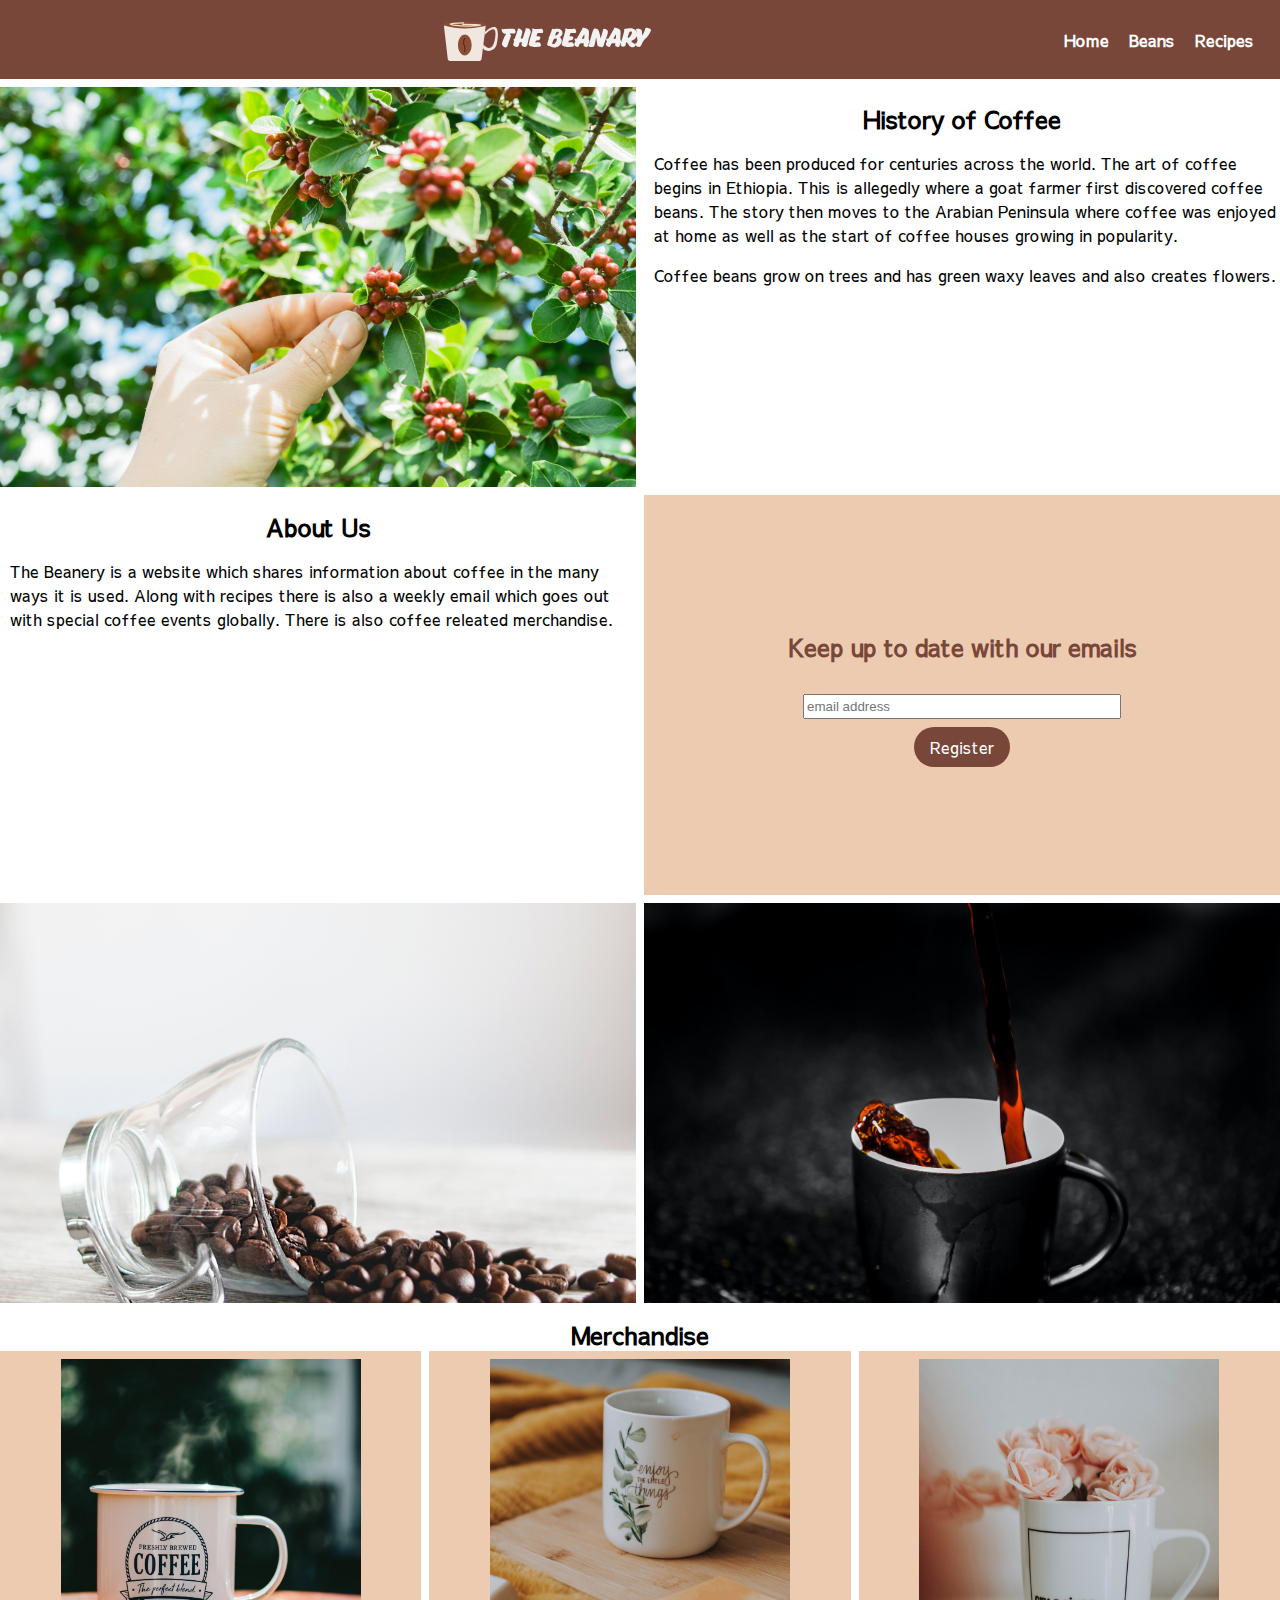
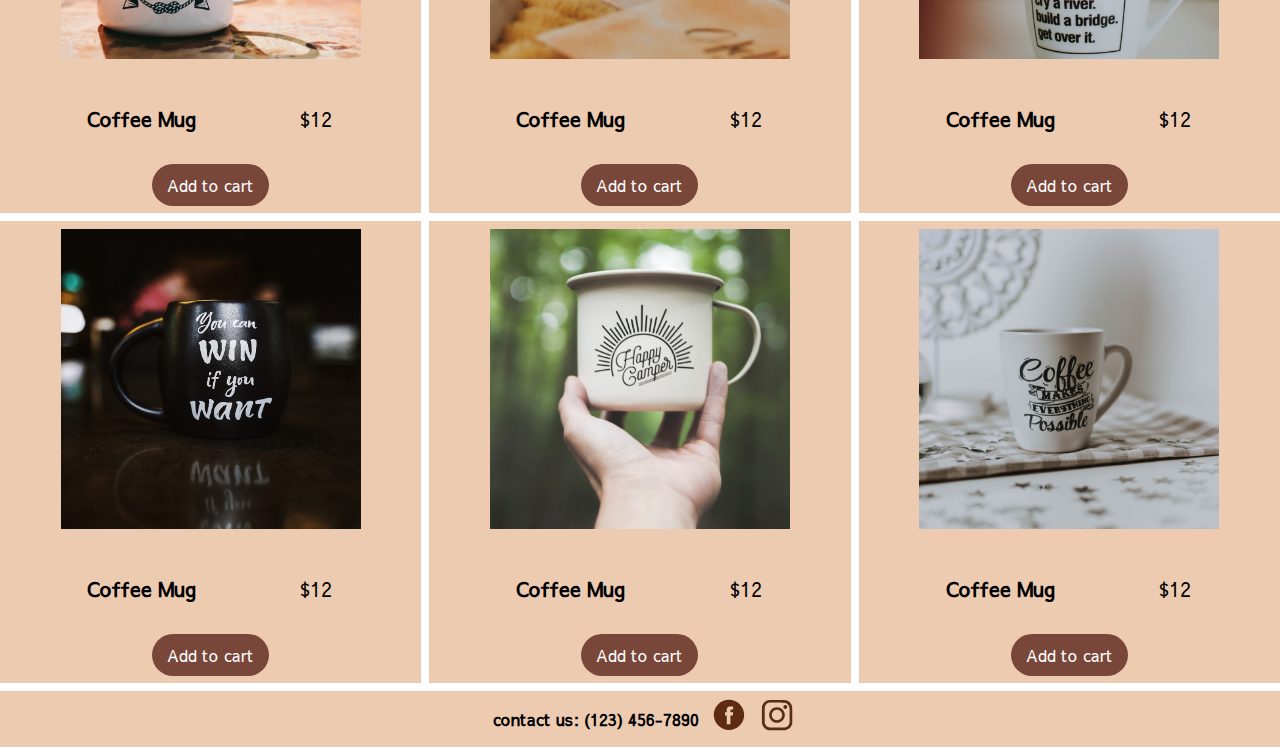
<file: index.html>
<!DOCTYPE html>
<html lang="en-ca">
<head>
  <meta charset="utf-8">
  <title>The Beanary | Home</title>
  <meta name="viewport" content="width=device-width,initial-scale=1">
  <link href="css/main.css" rel="stylesheet">
  <link rel="preconnect" href="https://fonts.googleapis.com">
  <link rel="preconnect" href="https://fonts.gstatic.com" crossorigin>
  <link href="https://fonts.googleapis.com/css2?family=Sawarabi+Gothic&display=swap" rel="stylesheet">
  <meta name="viewport" content="width=device-width,initial-scale=1" />
  <link href="https://fonts.googleapis.com/icon?family=Material+Icons+Outlined" rel="stylesheet"
</head>
<body>

  <header class="banner">
    <img src="images/the-beanary.svg" alt="logo" class="logo">
    <nav class="navigation"role="navigation">
      <a href="index.html">Home</a>
      <a href="beans.html"> Beans</a>
      <a href="recipes.html">Recipes</a>
    </nav>
    <div class="togglebox">
      <a onclick="showMenu()" href="#"><img class="menu" src="images/menu.png" alt="three dots to open navigation menu"><img  class="close" src="images/close.png" alt="an x to close navigation"></a>
    </div>
    <script>
    function showMenu(){
      document.querySelector('.navigation').classList.toggle('active');
      document.querySelector('.menu').classList.toggle('hide');
      document.querySelector('.close').classList.toggle('show');
    }
    </script>

  </header>
  <main role="main">
    <section class="wrapper">
      <img src="images/home-banner.jpg" class="homebanner"alt="Coffee bean plant">
      <div class="about-history">
        <section class="history" role="region">
          <h2>History of Coffee</h2>
          <p>Coffee has been produced for centuries across the world. The art of coffee begins in Ethiopia. This is allegedly where a goat farmer first discovered coffee beans.
            The story then moves to the Arabian Peninsula where coffee was enjoyed at home as well as the start of coffee houses growing in popularity.</p>
            <p>Coffee beans grow on trees and has green waxy leaves and also creates flowers. </p>
          </section>
          <img src="images/beans-cup.jpeg"class="glassmug"alt="coffee beans in glass cup">
          <section class="about-us" role="complementary">
            <h2> About Us</h2>
            <p>The Beanery is a website which shares information about coffee in the many ways it is used. Along with recipes there is also a weekly email which goes out with special coffee events globally. There is also coffee releated merchandise. </p>
          </section>
          <img src="images/pouring-coffee.jpg" class="blackmug"alt="coffee pouring into black mug">
        </div>
        <section class="email" role="form">
          <h2> Keep up to date with our emails </h2>
          <input type="text" placeholder="email address"/>
          <a href="#" role="button"> Register </a>
        </section>
      </section>
      <section role="region" class="market">
        <h2> Merchandise</h2>
        <div class="product">
          <img src="images/mug1.jpg" alt="a coffee mug">
          <div class="title">
            <h4> Coffee Mug</h4>
            <p class="price">$12 </p>
          </div>
          <a href="#"> Add to cart </a>
        </div>
        <div class="product">
          <img src="images/mug2.jpg" alt="coffee mug">
          <div class="title">
            <h4> Coffee Mug</h4>
            <p class="price">$12 </p>
          </div>
          <a href="#"> Add to cart </a>
        </div>
        <div class="product">
          <img src="images/mug3.jpg" alt="coffee mug">
          <div class="title">
            <h4> Coffee Mug</h4>
            <p class="price">$12 </p>
          </div>
          <a href="#"> Add to cart </a>
        </div>
        <div class="product">
          <img src="images/mug4.jpg" alt="coffee mug">
          <div class="title">
            <h4> Coffee Mug</h4>
            <p class="price">$12 </p>
          </div>
          <a href="#"> Add to cart </a>
        </div>
        <div class="product">
          <img src="images/mug5.jpg" alt="coffee mug">
          <div class="title">
            <h4> Coffee Mug</h4>
            <p class="price">$12 </p>
          </div>
          <a href="#"> Add to cart </a>
        </div>
        <div class="product">
          <img src="images/mug6.jpg" alt="coffee mug">
          <div class="title">
            <h4> Coffee Mug</h4>
            <p class="price">$12 </p>
          </div>
          <a href="#"> Add to cart </a>
        </div>
      </section>
    </main>
    <footer role="contentinfo">
      <small> <p> contact us: (123) 456-7890</p></small>
      <img src="images/fb-logo.svg" alt="a facebook logo">
      <img src="images/insta-logo.svg" alt="an instagram logo">
    </footer>
  </body>
  </html>
</file>
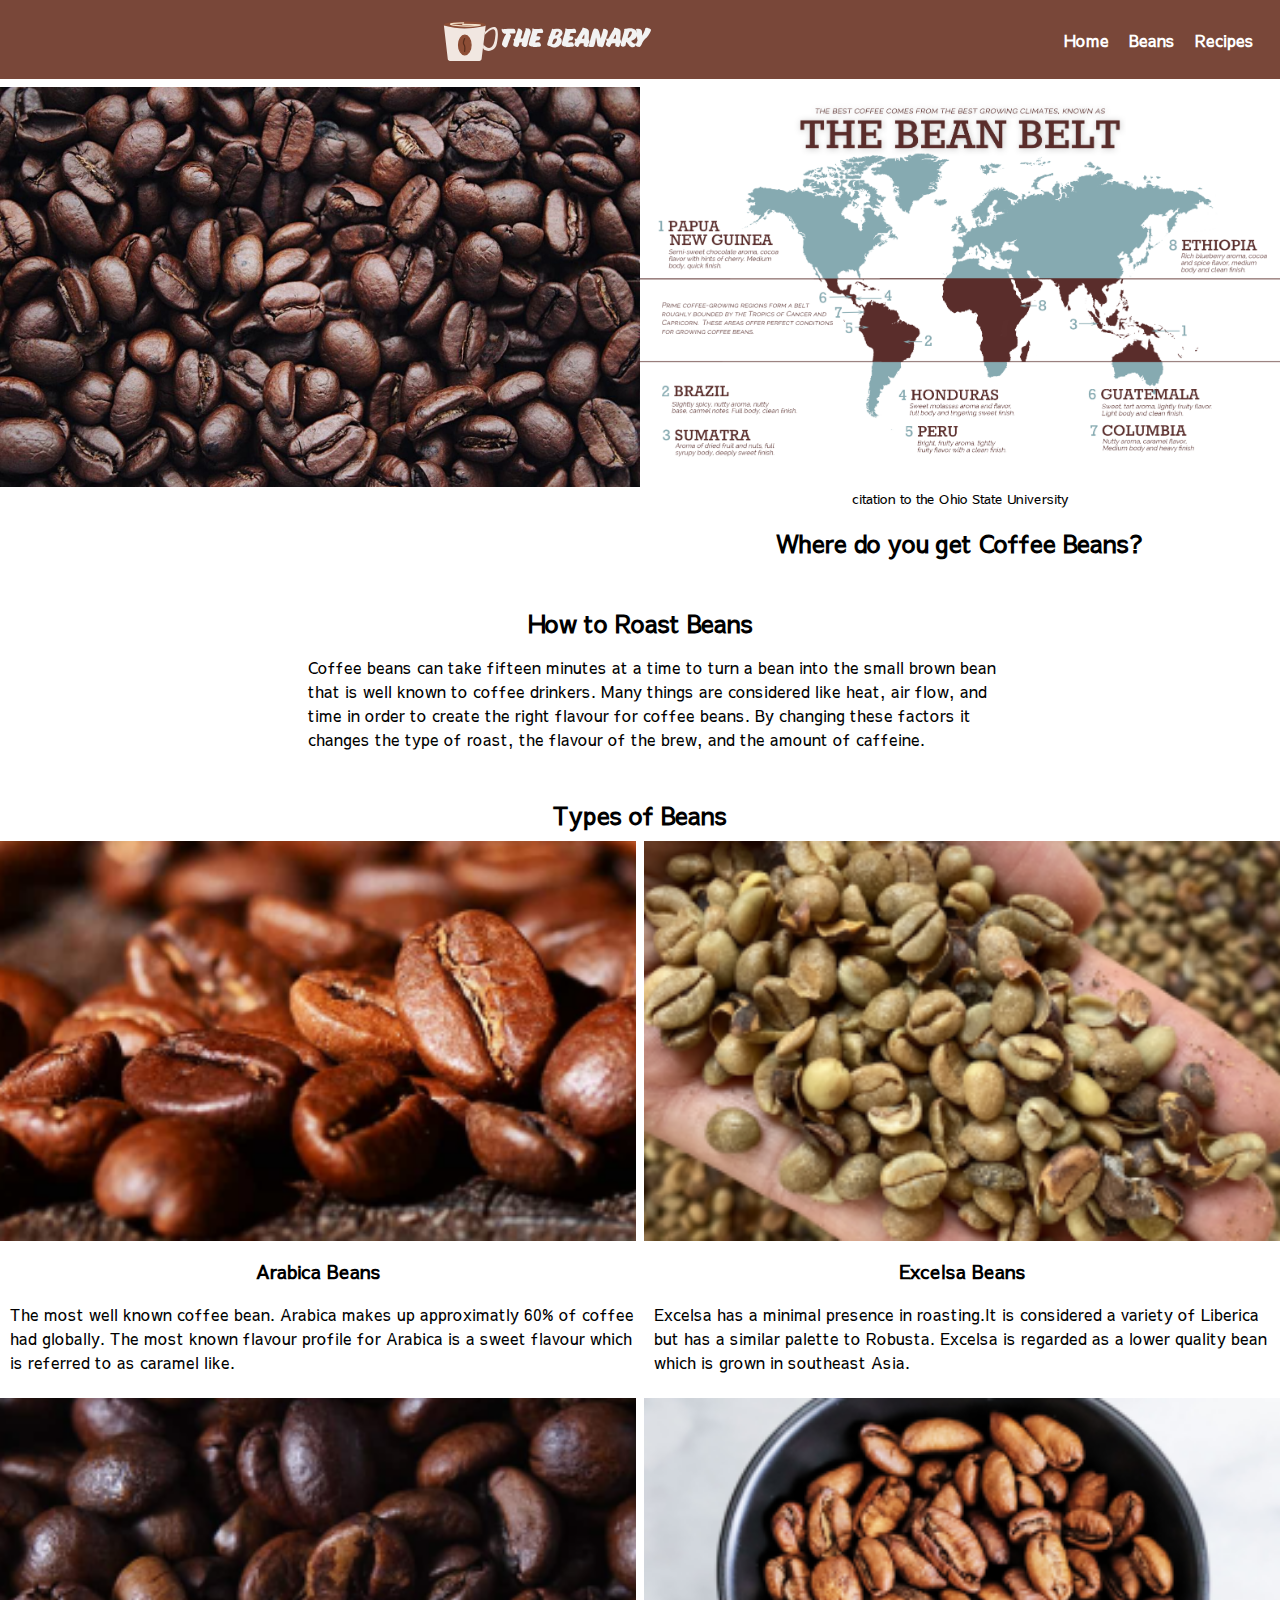
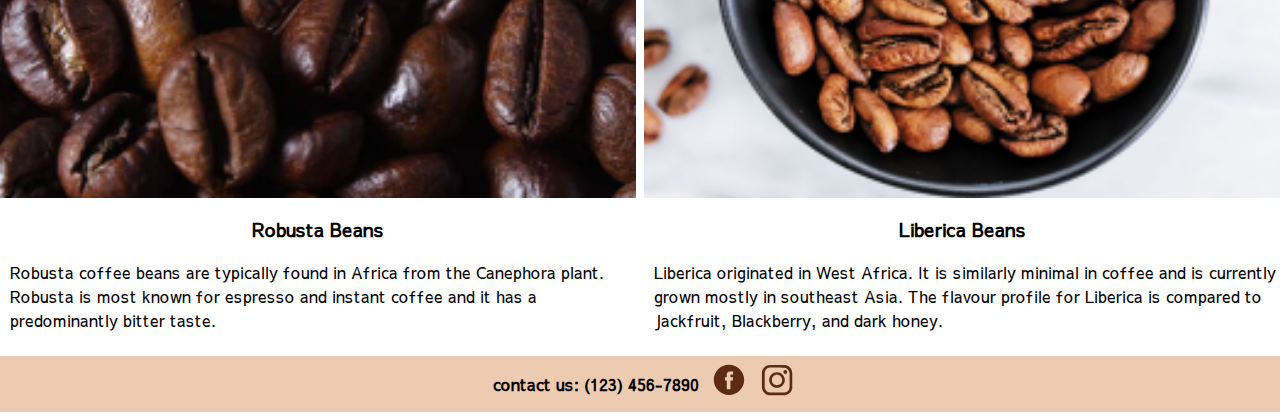
<file: beans.html>
<!DOCTYPE html>
<html lang="en-ca">
<head>
  <meta charset="utf-8">
  <title>The Beanary | Beans</title>
  <meta name="viewport" content="width=device-width,initial-scale=1">
  <link href="css/main.css" rel="stylesheet">
  <link rel="preconnect" href="https://fonts.googleapis.com">
  <link rel="preconnect" href="https://fonts.gstatic.com" crossorigin>
  <link href="https://fonts.googleapis.com/css2?family=Sawarabi+Gothic&display=swap" rel="stylesheet">
  <meta name="viewport" content="width=device-width,initial-scale=1" />
  <link href="https://fonts.googleapis.com/icon?family=Material+Icons+Outlined" rel="stylesheet"
</head>
<body>

  <header class="banner">
    <img src="images/the-beanary.svg" alt="logo" class="logo">
    <nav class="navigation"role="navigation">
      <a href="index.html">Home</a>
      <a href="beans.html"> Beans</a>
      <a href="recipes.html">Recipes</a>
    </nav>
    <div class="togglebox">
      <a onclick="showMenu()" href="#"><img class="menu" src="images/menu.png"><img  class="close" src="images/close.png"></a>
    </div>
    <script>
    function showMenu(){
      document.querySelector('.navigation').classList.toggle('active');
      document.querySelector('.menu').classList.toggle('hide');
      document.querySelector('.close').classList.toggle('show');
    }
    </script>

  </header>
  <main role="main">
    <div class="top">
      <img src="images/coffee-beans.jpg" alt="coffee beans">
      <div class="bean-belt">
        <h2> Where do you get Coffee Beans?</h2>
        <small> citation to the Ohio State University</small>
        <img src="images/bean-belt.png" alt="coffee bean growing map" class="beanbimg">
      </div>
    </div>
    <section class="roast-beans">
      <h2> How to Roast Beans</h2>
      <p>Coffee beans can take fifteen minutes at a time to turn a bean into the small brown bean that is well known to coffee drinkers. Many things are considered like heat, air flow, and time in order to create the right flavour for coffee beans. By changing these factors it changes the type of roast, the flavour of the brew, and the amount of caffeine.</p>
    </section>
    <section class="bean-types">
      <h2> Types of Beans </h2>
      <div class="bean">
        <img src="images/arabica.png" alt="arabica coffee beans">
        <div class="beaninfo">
          <h3> Arabica Beans</h3>
          <p>The most well known coffee bean. Arabica makes up approximatly 60% of coffee had globally.  The most known flavour profile for Arabica is a sweet flavour which is referred to as caramel like. </p>
        </div>
      </div>
      <div class="bean">
        <img src="images/robusta.png" alt="Robusta coffee beans">
        <div class="beaninfo">
          <h3> Robusta Beans</h3>
          <p>Robusta coffee beans are typically found in Africa from the Canephora plant. Robusta is most known for espresso  and instant coffee and it has a predominantly bitter taste.</p>
        </div>
      </div>
      <div class="bean" id="excelsa">
        <img src="images/excelsa.png" alt="Excelsa coffee beans">
        <div class="beaninfo">
          <h3> Excelsa Beans</h3>
          <p>Excelsa has a minimal presence in roasting.It is considered a variety of Liberica but has a similar palette to Robusta. Excelsa is regarded as a lower quality bean which is grown in southeast Asia.</p>
        </div>
      </div>
      <div class="bean" id="liberica">
        <img src="images/liberica.png" alt="Lberica coffee beans">
        <div class="beaninfo">
          <h3> Liberica Beans</h3>
          <p>Liberica originated in West Africa. It is similarly minimal in coffee and is currently grown mostly in southeast Asia.   The flavour profile for Liberica is compared to Jackfruit, Blackberry, and dark honey.</p>
        </div>
      </div>
    </section>
  </main>
  <footer role="contentinfo">
    <small> <p> contact us: (123) 456-7890</p></small>
    <img src="images/fb-logo.svg" alt="a facebook logo">
    <img src="images/insta-logo.svg" alt="an instagram logo">
  </footer>
</body>
</html>
</file>
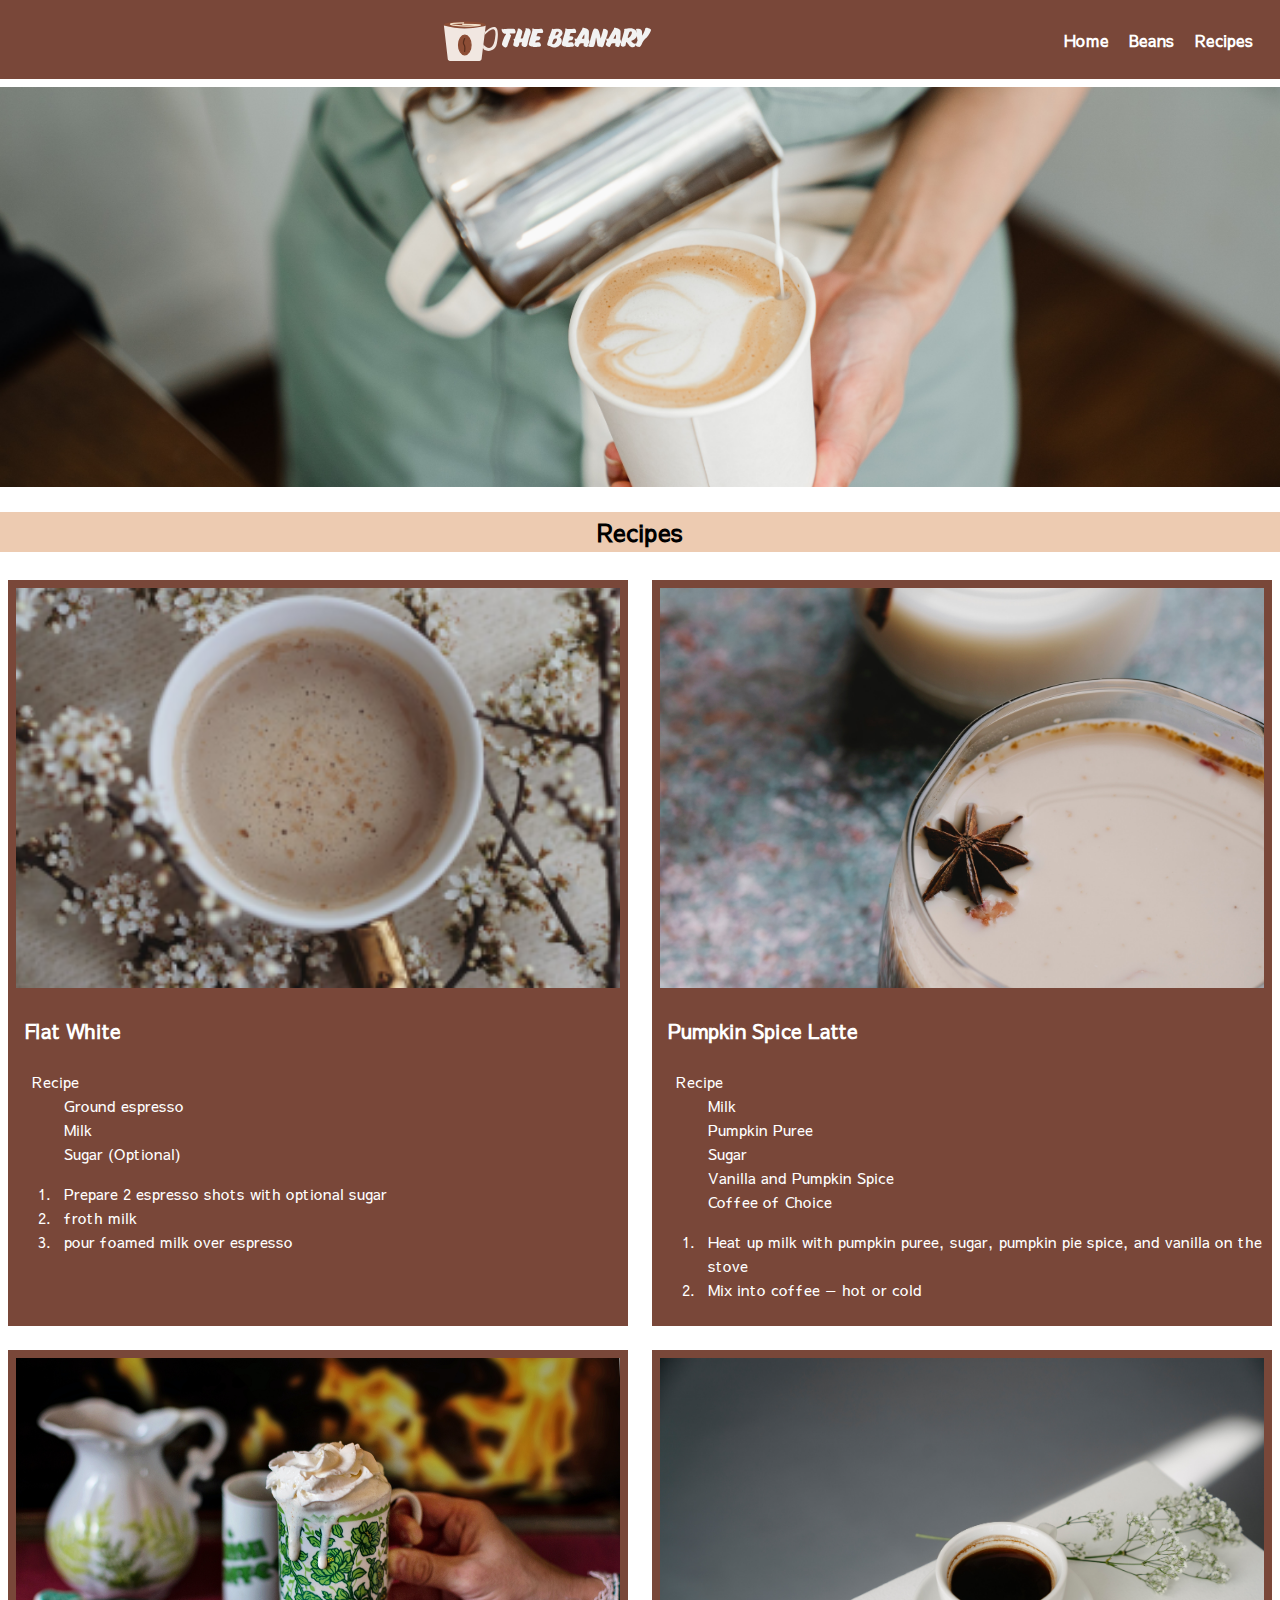
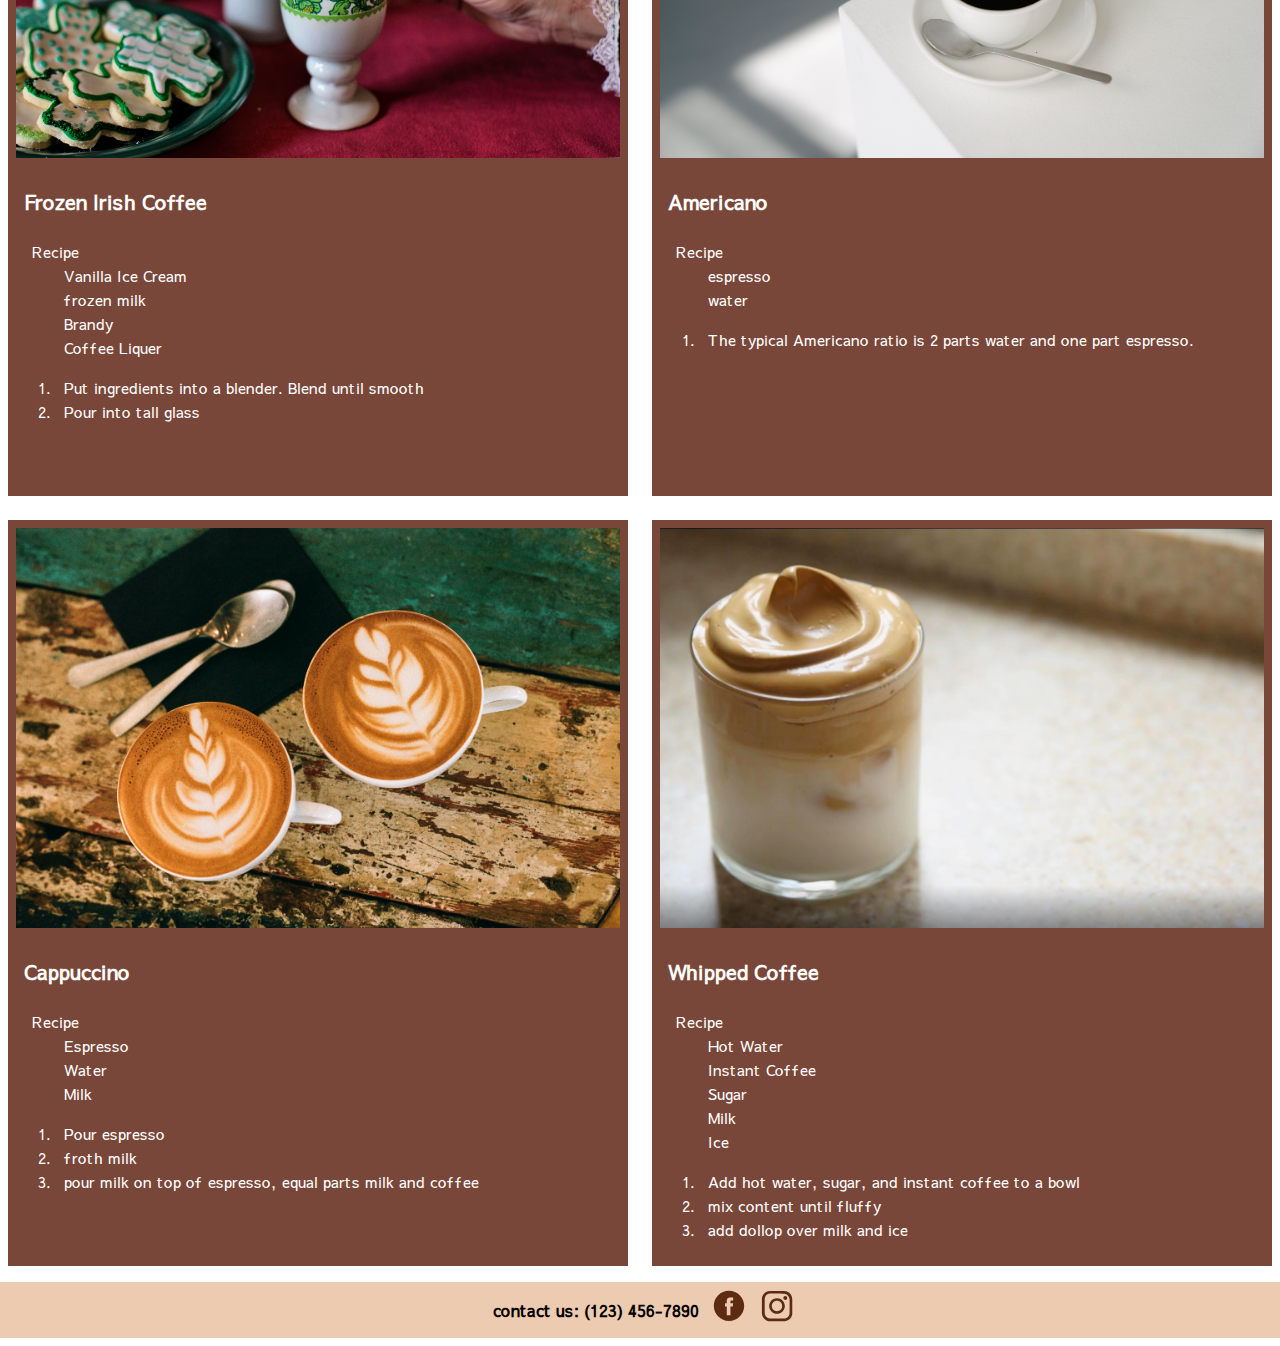
<file: recipes.html>
<!DOCTYPE html>
<html lang="en-ca">
<head>
  <meta charset="utf-8">
  <title>The Beanary | Coffee Recipes</title>
  <meta name="viewport" content="width=device-width,initial-scale=1">
  <link href="css/main.css" rel="stylesheet">
  <link rel="preconnect" href="https://fonts.googleapis.com">
  <link rel="preconnect" href="https://fonts.gstatic.com" crossorigin>
  <link href="https://fonts.googleapis.com/css2?family=Sawarabi+Gothic&display=swap" rel="stylesheet">
  <meta name="viewport" content="width=device-width,initial-scale=1" />
  <link href="https://fonts.googleapis.com/icon?family=Material+Icons+Outlined" rel="stylesheet"
</head>
<body>

  <header class="banner">
    <img src="images/the-beanary.svg" alt="logo for the beanary" class="logo">
    <nav role="navigation" class="navigation">
      <a href="index.html">Home</a>
      <a href="beans.html"> Beans</a>
      <a href="recipes.html">Recipes</a>
    </nav>
    <div class="togglebox">
      <a onclick="showMenu()" href="#"><img class="menu" src="images/menu.png" alt="three dots to open menu"><img  class="close" src="images/close.png" alt="an x that closes the menu"></a>
    </div>
    <script>
    function showMenu(){
      document.querySelector('.navigation').classList.toggle('active');
      document.querySelector('.menu').classList.toggle('hide');
      document.querySelector('.close').classList.toggle('show');
    }
    </script>

  </header>
  <main role="main">
    <img src="images/latte-pour-banner.jpg" alt="Latte art">
    <h2 class="recipe-h2"> Recipes </h2>
    <section class="recipes" role="reigon">
      <div class="recipe">
        <img src="images/flat-white.png" alt="Flat White">
        <h4> Flat White </h4>
        <dl>
          <dt> Recipe <dt>
            <dd> Ground espresso</dd>
            <dd> Milk</dd>
            <dd> Sugar (Optional)</dd>
          </dl>
          <ol>
            <li> Prepare 2 espresso shots with optional sugar</li>
            <li> froth milk</li>
            <li> pour foamed milk over espresso</li>
          </ol>
        </div>
        <div class="recipe">
          <img src="images/pumpkinspice.jpg" alt="pumpkin spice latte">
          <h4> Pumpkin Spice Latte</h4>
          <dl>
            <dt> Recipe</dt>
            <dd> Milk</dd>
            <dd> Pumpkin Puree</dd>
            <dd> Sugar</dd>
            <dd> Vanilla and Pumpkin Spice</dd>
            <dd>Coffee of Choice</dd>
          </dl>
          <ol>
            <li> Heat up milk with pumpkin puree, sugar, pumpkin pie spice, and vanilla on the stove</li>
            <li> Mix into coffee — hot or cold </li>
          </ol>
        </div>
        <div class="recipe">
          <img src="images/irishcoffee.jpg" alt="Irish frozen coffee">
          <h4> Frozen Irish Coffee</h4>
          <dl>
            <dt> Recipe</dt>
            <dd> Vanilla Ice Cream</dd>
            <dd> frozen milk</dd>
            <dd> Brandy</dd>
            <dd> Coffee Liquer</dd>
          </dl>
          <ol>
            <li> Put ingredients into a blender. Blend until smooth</li>
            <li> Pour into tall glass</li>
          </ol>
        </div>
        <div class="recipe">
          <img src="images/americano.jpg" alt="americano coffee">
          <h4> Americano</h4>
          <dl>
            <dt> Recipe</dt>
            <dd> espresso</dd>
            <dd> water</dd>
          </dl>
          <ol>
            <li> The typical Americano ratio is 2 parts water and one part espresso. </li>
          </ol>
        </div>
        <div class="recipe">
          <img src="images/cappuccino.jpg" alt= "cappuccino">
          <h4> Cappuccino</h4>
          <dl>
            <dt> Recipe</dt>
            <dd> Espresso</dd>
            <dd> Water</dd>
            <dd> Milk</dd>
          </dl>
          <ol>
            <li> Pour espresso </li>
            <li> froth milk</li>
            <li> pour milk on top of espresso, equal parts milk and coffee</li>
          </ol>
        </div>
        <div class="recipe">
          <img src="images/whipped.jpg" alt= "Whipped coffee">
          <h4> Whipped Coffee </h4>
          <dl>
            <dt>Recipe</dt>
            <dd> Hot Water</dd>
            <dd> Instant Coffee </dd>
            <dd> Sugar</dd>
            <dd> Milk </dd>
            <dd> Ice </dd>
          </dl>
          <ol>
            <li> Add hot water, sugar, and instant coffee to a bowl</li>
            <li> mix content until fluffy </li>
            <li> add dollop over milk and ice</li>
          </ol>
        </div>
      </section>
    </main>
    <footer role="contentinfo">
      <small> <p> contact us: (123) 456-7890</p></small>
      <img src="images/fb-logo.svg" alt="a facebook logo">
      <img src="images/insta-logo.svg" alt="an instagram logo">
    </footer>
  </body>
  </html>
</file>
<file: css/main.css>
html {
  box-sizing: border-box;
}

*, *::before, *::after {
  box-sizing: border-box;
}
body {
  margin: 0 auto;
  max-width: 960px;
  min-width:320px;
  width: 100%;
  line-height: 1.5rem;
  font-family: 'Sawarabi Gothic', sans-serif;
}
p {
  font-size: 16px;
  max-width: 700px;
  padding-left: .5rem;
}
img {
  background-color: #EDCBB1;
}
.footer img {
  background-color: none;
}
header {
  background-color: #794739;
  display: flex;
  justify-content: space-between;
  padding: 1rem;
  align-items: center;
}
header img{
  background-color: #794739;
}
body p {
  margin-left: 2px;
  margin-right: 2px;
}
.logo{
  width: 250px;
  padding: 0;
  margin: 0 auto;
}
nav.navigation {
  display: none;
}
nav.navigation.active {
  display: flex;
  justify-content: center;
  align-items: center;
  flex-direction: column;
  position: absolute;
  left:0;
  top:0;
  width:100%;
  height:100%;
  background-color: #4C2714;
}
nav.navigation.active a {
  padding: 20px;
  color: #fff;
  font-size: 20px;
  font-weight: bold;
  text-decoration: none;
}
.togglebox img {
  filter: invert(1);
}
img.menu.hide {
  display: none;
}
img.close{
  display: none;
}
img.close.show{
  display: flex;
}
.menu,.close {
  background: none;
}
main img{
  width:100%;
  height: 250px;
  object-fit: cover;
  margin: 0 auto;
}
.beanbimg{
  background-color: #fff;
}
.bean-belt small {
  margin: 1rem;
}
main h2 {
  text-align: center;
}
h3 {
  text-align: center;
}
.email {
  background-color: #EDCBB1;
  display: flex;
  flex-direction: column;
  justify-content: center;
  align-items: center;
  padding:.5rem 0;
  margin: 0 auto;
}
.email h2{
  color: #794739;
}
input[type=text]{
  width: 50%;
  height: 25px;
}
.email a {
  text-decoration: none;
  color: #fff;
  background-color: #794739;
  padding: .5rem 1rem;
  margin: .5rem;
  border-radius: 30px;
}
.email a:hover {
  background-color:#4C2714;
  transition: 0.4s ease;
}
.market {
  display: grid;
  grid-template-columns: 1fr;
  margin: 0 auto;
  gap: .5rem;
}
.market h2 {
  grid-column: 1;
  grid-row: 1;
}
.market .product{
  background-color: #EDCBB1;
  text-align: center;
  padding-bottom: 1rem;
  padding-top: .5rem;
  padding-left: .5rem;
  padding-right: .5rem;
}
.market .product img{
  width: 300px;
  height: 300px;
  object-fit: cover;
}
.title {
  display: flex;
  align-items: center;
  justify-content: space-around;
  margin:0 1rem;
  padding: 1rem;
  gap: 0;
}
.title .price {
  font-size: 20px;
}
.product a {
  text-decoration: none;
  color: #fff;
  background-color: #794739;
  border-radius: 30px;
  padding: 10px 15px 10px;
}
.product a:hover {
  background-color: #4C2714;
  transition: 0.4s ease;
}
h4 {
  font-weight: bold;
  font-size: 20px;
}
.recipes {
  display:grid;
  grid-template-columns: 1fr;
  grid-template-rows: 1fr 1fr 1fr 1fr 1fr 1fr;
  gap: .5rem;
}
.recipe-h2 {
  background-color: #EDCBB1;
  width: 100%;
  padding: .5rem;
}
.recipe {
  background-color: #794739;
  margin: .5rem;
  padding: .5rem;
}
.recipe h4, .recipe dt, .recipe dl, .recipe li {
  color: #fff;
  padding-left: .5rem;
}
.recipe dt, .recipe dl, .recipe li {
  font-size: 15px;
}
.beanbimg {
  object-fit: contain;
}
footer {
  text-align: center;
  background-color: #EDCBB1;
  display: flex;
  justify-content: center;
  margin:.5rem 0;
  gap:.5rem;
}
footer img{
  height: 40px;
  width: 40px;
  padding-top: .5rem;
}
footer p {
  font-weight: bold;
}

@media only screen and (min-width:760px){

  body {
    max-width: 760px;
  }
  header {
    padding: 0 1.5rem;
  }
  header {
    display: flex;
    justify-content: space-between;
    align-items: center;
  }
  .about-history{
    display: grid;
    grid-template-rows: 1fr .7fr;
    grid-template-columns: 1fr 1fr;
    gap:.5rem;
    padding: .5rem;
  }
  .about-us p {
    padding-bottom: 7rem;
  }
  .glassmug {
    grid-column: 1;
    grid-row: 2;
  }
  .email {
    padding-top: 2rem;
    padding-bottom: 2rem;
  }
  .market{
    display: grid;
    grid-template-columns: 1fr 1fr;
  }
  .market h2 {
    grid-column: 1 / span 2;
  }
  .beanbimg {
    object-fit: contain;
  }
  .bean-types {
    display: grid;
    grid-template-columns: 1fr;
    grid-template-rows: 50px 1fr 1fr 1fr 1fr;
    gap: .5rem;
    margin: 0 auto;
  }
  .bean-types h2{
    grid-column: 1 / span 2;
    grid-row: 1;
  }
  .bean {
    display: flex;
    flex-direction: row;
    grid-column: 1;
  }
  .recipes {
    display:grid;
    grid-template-columns: 1fr 1fr;
    grid-template-rows: 1fr 1fr 1fr;
  }
  footer {
    width:100%;
  }
  @media only screen and (min-width:991px){

    body {
      max-width:2200px;
      width: 100%;
    }
    header {
      background-color: #794739;
      margin-bottom: .5rem;
      padding: 1rem;
    }
    .homebanner{
      width: 100%;
      height:400px;
      object-fit: cover;
    }
    nav.navigation {
      display: flex;
    }
    div.togglebox {
      display: none;
    }
    nav.navigation a {
      font-size: 16px;
      padding: 10px;
      color: #fff;
      text-decoration: none;
      font-weight: bold;
      gap: .5rem;
    }
    main img {
      width: 100%;
      height: 400px;
      object-fit: cover;
      padding:0;
      margin: 0 auto;
    }
    .about-history{
      display: contents;
    }
    .wrapper {
      display: grid;
      grid-template-columns: 1fr 1fr;
      grid-template-rows: 400px 400px 400px;
      gap: .5rem;
    }
    .history{
      grid-column: 2;
      grid-row: 1;
    }
    .about-us{
      grid-column: 1;
      grid-row: 2;
      padding: 0;
    }
    .email {
      grid-column: 2;
      grid-row:2;
      width: 100%;
    }
    .email h2 {
      padding-bottom: 1rem;
    }
    .glassmug{
      grid-column: 1;
      grid-row:3;
    }
    .blackmug{
      grid-column: 2;
      grid-row:3;
    }
    .market {
      display: grid;
      grid-template-columns: 1fr 1fr 1fr;
      grid-template-rows: 40px 1fr 1fr;
    }
    .market h2 {
      grid-column: 1/ span 3;
    }
    .bean-types{
      display: grid;
      grid-template-rows: 50px 1fr 1fr;
      grid-template-columns: 1fr 1fr;
    }
    .bean-types h2 {
      grid-column: 1/ span 2;
    }
    .bean-types .bean{
      display: flex;
      flex-direction: column;
    }
    #excelsa {
      grid-column: 2;
      grid-row: 2;
    }
    #liberica {
      grid-column: 2;
      grid-row: 3;
    }
    .top {
      display: grid;
      grid-template-columns: 1fr 1fr;
    }
    .bean-belt {
      display: flex;
      flex-direction: column-reverse;
    }
    .bean-belt small{
      padding: 0;
      margin: 0 auto;
    }
    .roast-beans p{
      margin-left: 300px;
    }
    .roast-beans{
      padding: 1rem 0;
    }
    .recipes {
      display:grid;
      grid-template-columns: 1fr 1fr;
      grid-template-rows: 1fr 1fr 1fr;
      gap: .5rem;
    }
  }
</file>
